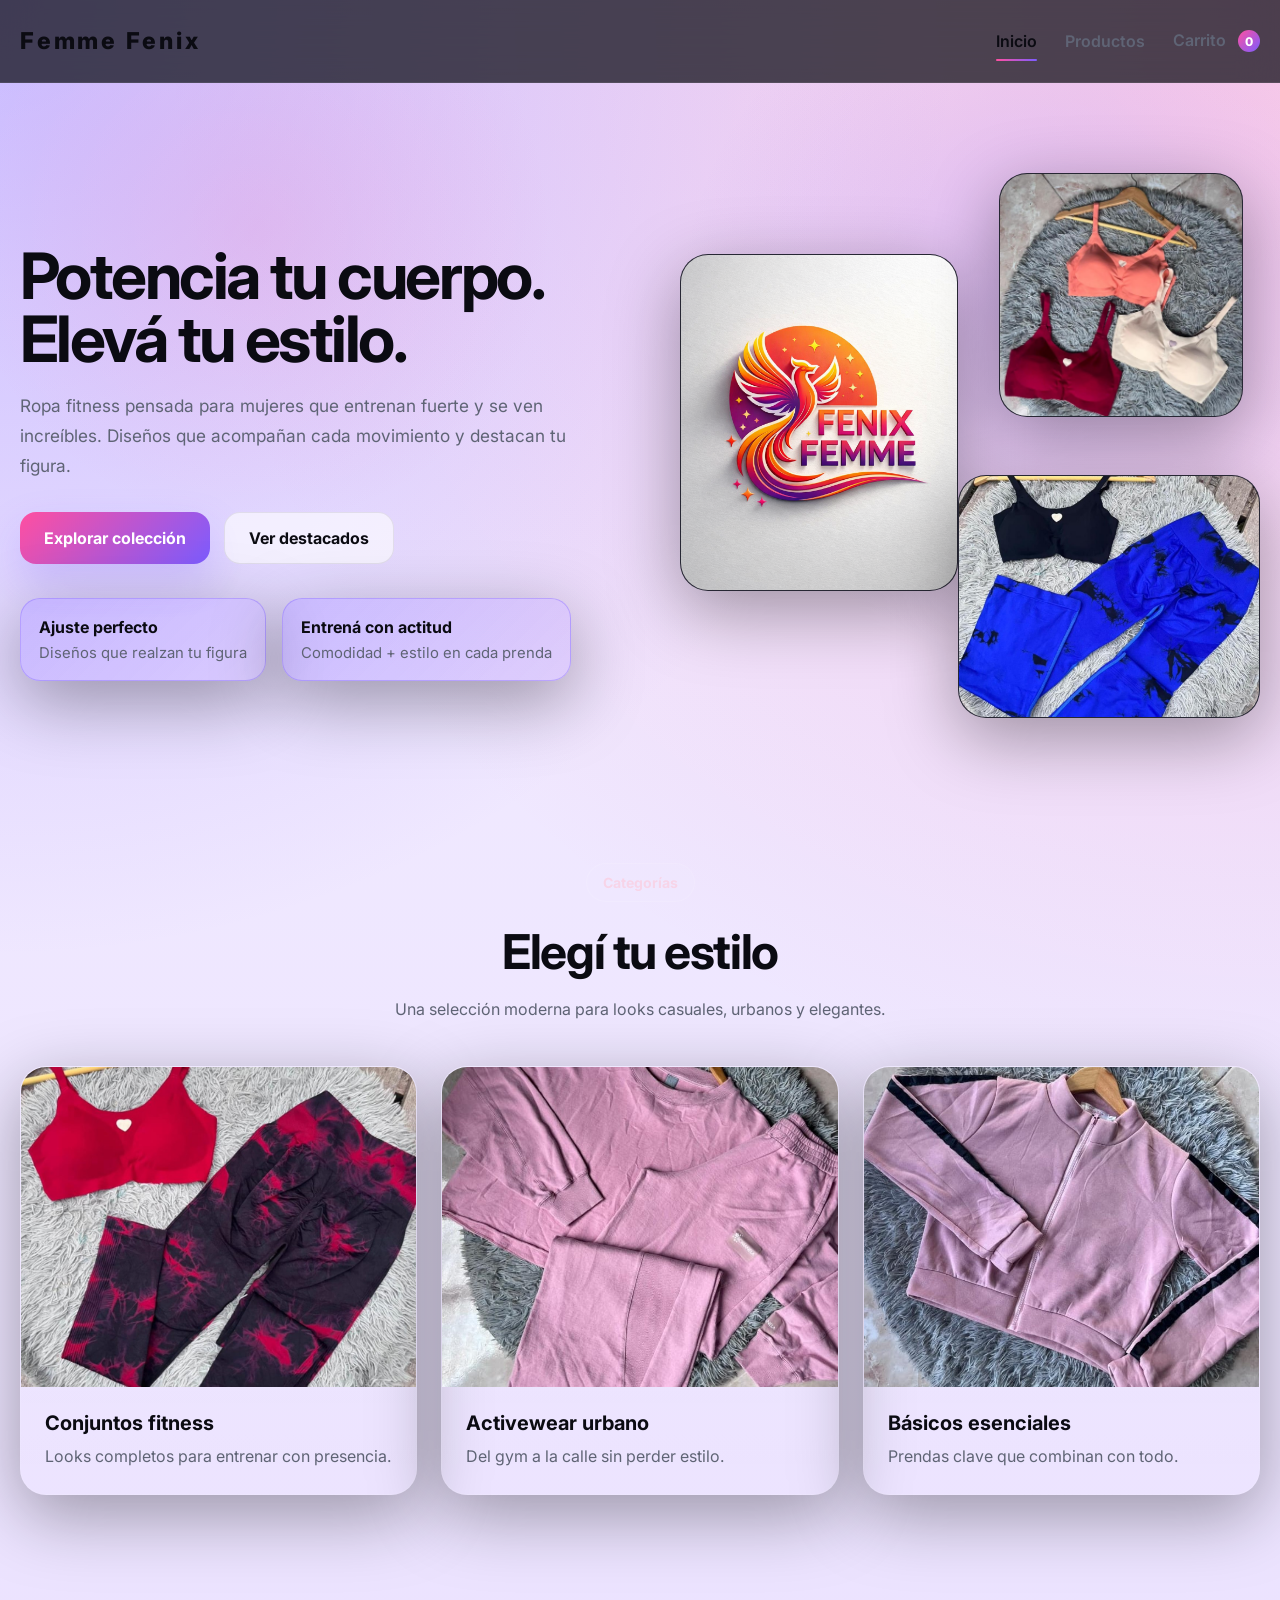
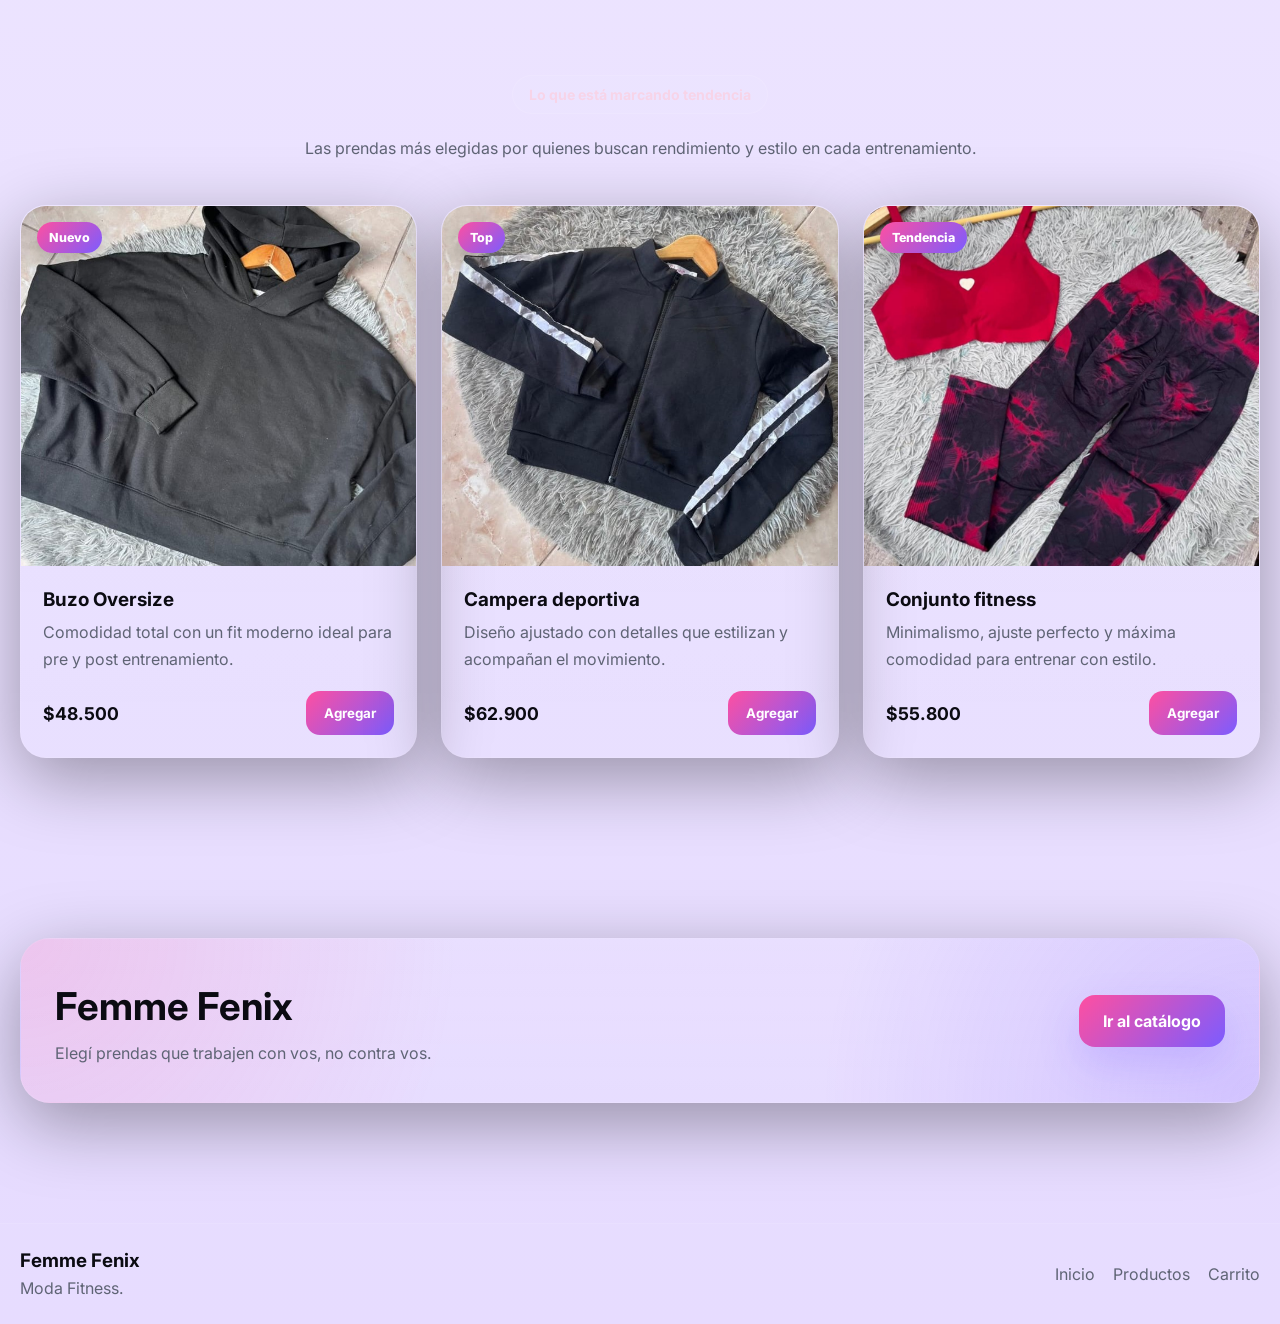
<file: index.html>
<!DOCTYPE html>
<html lang="es">
<head>
  <meta charset="UTF-8" />
  <meta name="viewport" content="width=device-width, initial-scale=1.0" />
  <title>Femme Fenix | Moda Fitness</title>
  <link rel="preconnect" href="https://fonts.googleapis.com">
  <link rel="preconnect" href="https://fonts.gstatic.com" crossorigin>
  <link href="https://fonts.googleapis.com/css2?family=Inter:wght@400;500;600;700;800&display=swap" rel="stylesheet">
  <link rel="stylesheet" href="styles.css" />
</head>
<body>
  <header class="site-header">
    <div class="container nav-wrap">
      <a href="index.html" class="logo">Femme Fenix</a>

      <nav class="nav-links">
        <a href="index.html" class="active">Inicio</a>
        <a href="productos.html">Productos</a>
        <a href="carrito.html">Carrito <span class="cart-count" id="cart-count">0</span></a>
      </nav>

      <button class="menu-toggle" id="menu-toggle" aria-label="Abrir menú">☰</button>
    </div>

    <div class="mobile-menu" id="mobile-menu">
      <a href="index.html" class="active">Inicio</a>
      <a href="productos.html">Productos</a>
      <a href="carrito.html">Carrito <span class="cart-count" id="cart-count-mobile">0</span></a>
    </div>
  </header>

  <main>
    <section class="hero">
      <div class="hero-overlay"></div>
      <div class="container hero-grid">
        <div class="hero-copy reveal">
          <h1>Potencia tu cuerpo. Elevá tu estilo.</h1>
          <p>
            Ropa fitness pensada para mujeres que entrenan fuerte y se ven increíbles. Diseños que acompañan cada movimiento y destacan tu figura.
          </p>

          <div class="hero-actions">
            <a href="productos.html" class="btn btn-primary">Explorar colección</a>
            <a href="#destacados" class="btn btn-secondary">Ver destacados</a>
          </div>

          <div class="hero-badges">
            <div class="badge-card">
              <strong>Ajuste perfecto</strong>
              <span>Diseños que realzan tu figura</span>
            </div>  
            <div class="badge-card">
              <strong>Entrená con actitud</strong>
              <span>Comodidad + estilo en cada prenda</span>
            </div>
          </div>
        </div>

        <div class="hero-visual reveal delay-1">
          <div class="hero-card floating-card one">
            <img src="img/logo2.png" alt="Moda femenina moderna">
          </div>
          <div class="hero-card floating-card two">
            <img src="img/index1.jpeg" alt="Outfit elegante">
          </div>
          <div class="hero-card floating-card three">
            <img src="img/index2.jpeg" alt="Colección urbana">
          </div>
        </div>
      </div>
    </section>

    <section class="section categories-section">
      <div class="container">
        <div class="section-head reveal">
          <span class="section-tag">Categorías</span>
          <h2>Elegí tu estilo</h2>
          <p>Una selección moderna para looks casuales, urbanos y elegantes.</p>
        </div>

        <div class="category-grid">
          <article class="category-card reveal">
            <img src="img/index3.jpeg" alt="Vestidos">
            <div class="category-content">
              <h3>Conjuntos fitness</h3>
              <p>Looks completos para entrenar con presencia.</p>
            </div>
          </article>

          <article class="category-card reveal delay-1">
            <img src="img/index4.jpeg" alt="Urban style">
            <div class="category-content">
              <h3>Activewear urbano</h3>
              <p>Del gym a la calle sin perder estilo.</p>
            </div>
          </article>

          <article class="category-card reveal delay-2">
            <img src="img/index5.jpeg" alt="Básicos premium">
            <div class="category-content">
              <h3>Básicos esenciales</h3>
              <p>Prendas clave que combinan con todo.</p>
            </div>
          </article>
        </div>
      </div>
    </section>

    <section class="section featured-section" id="destacados">
      <div class="container">
        <div class="section-head reveal">
          <span class="section-tag">Lo que está marcando tendencia</span>
          <p>Las prendas más elegidas por quienes buscan rendimiento y estilo en cada entrenamiento.</p>
        </div>

        <div class="product-grid">
          <article class="product-card reveal">
            <div class="product-image">
              <img src="img/index6.jpeg" alt="Blazer Oversize">
              <span class="product-pill">Nuevo</span>
            </div>
            <div class="product-body">
              <h3>Buzo Oversize</h3>
              <p>Comodidad total con un fit moderno ideal para pre y post entrenamiento.</p>
              <div class="product-foot">
                <strong>$48.500</strong>
                <button class="btn-add"
                  data-id="1"
                  data-name="Blazer Oversize"
                  data-price="48500"
                  data-image="https://images.unsplash.com/photo-1529139574466-a303027c1d8b?auto=format&fit=crop&w=900&q=80">
                  Agregar
                </button>
              </div>
            </div>
          </article>

          <article class="product-card reveal delay-1">
            <div class="product-image">
              <img src="img/index7.jpeg" alt="Campera Urban Black">
              <span class="product-pill">Top</span>
            </div>
            <div class="product-body">
              <h3>Campera deportiva </h3>
              <p>Diseño ajustado con detalles que estilizan y acompañan el movimiento.</p>
              <div class="product-foot">
                <strong>$62.900</strong>
                <button class="btn-add"
                  data-id="2"
                  data-name="Campera Urban Black"
                  data-price="62900"
                  data-image="https://images.unsplash.com/photo-1483985988355-763728e1935b?auto=format&fit=crop&w=900&q=80">
                  Agregar
                </button>
              </div>
            </div>
          </article>

          <article class="product-card reveal delay-2">
            <div class="product-image">
              <img src="img/index3.jpeg" alt="Conjunto Beige Chic">
              <span class="product-pill">Tendencia</span>
            </div>
            <div class="product-body">
              <h3>Conjunto fitness</h3>
              <p>Minimalismo, ajuste perfecto y máxima comodidad para entrenar con estilo.</p>
              <div class="product-foot">
                <strong>$55.800</strong>
                <button class="btn-add"
                  data-id="3"
                  data-name="Conjunto Beige Chic"
                  data-price="55800"
                  data-image="https://images.unsplash.com/photo-1515886657613-9f3515b0c78f?auto=format&fit=crop&w=900&q=80">
                  Agregar
                </button>
              </div>
            </div>
          </article>
        </div>
      </div>
    </section>

    <section class="section promo-section">
      <div class="container">
        <div class="promo-box reveal">
          <div>
            <h2>Femme Fenix</h2>
            <p>
              Elegí prendas que trabajen con vos, no contra vos.
            </p>
          </div>
          <a href="productos.html" class="btn btn-primary">Ir al catálogo</a>
        </div>
      </div>
    </section>
  </main>

  <footer class="site-footer">
    <div class="container footer-wrap">
      <div>
        <h3>Femme Fenix</h3>
        <p>Moda Fitness.</p>
      </div>

      <div class="footer-links">
        <a href="index.html">Inicio</a>
        <a href="productos.html">Productos</a>
        <a href="carrito.html">Carrito</a>
      </div>
    </div>
  </footer>

  <script src="script.js"></script>
</body>
</html>
</file>
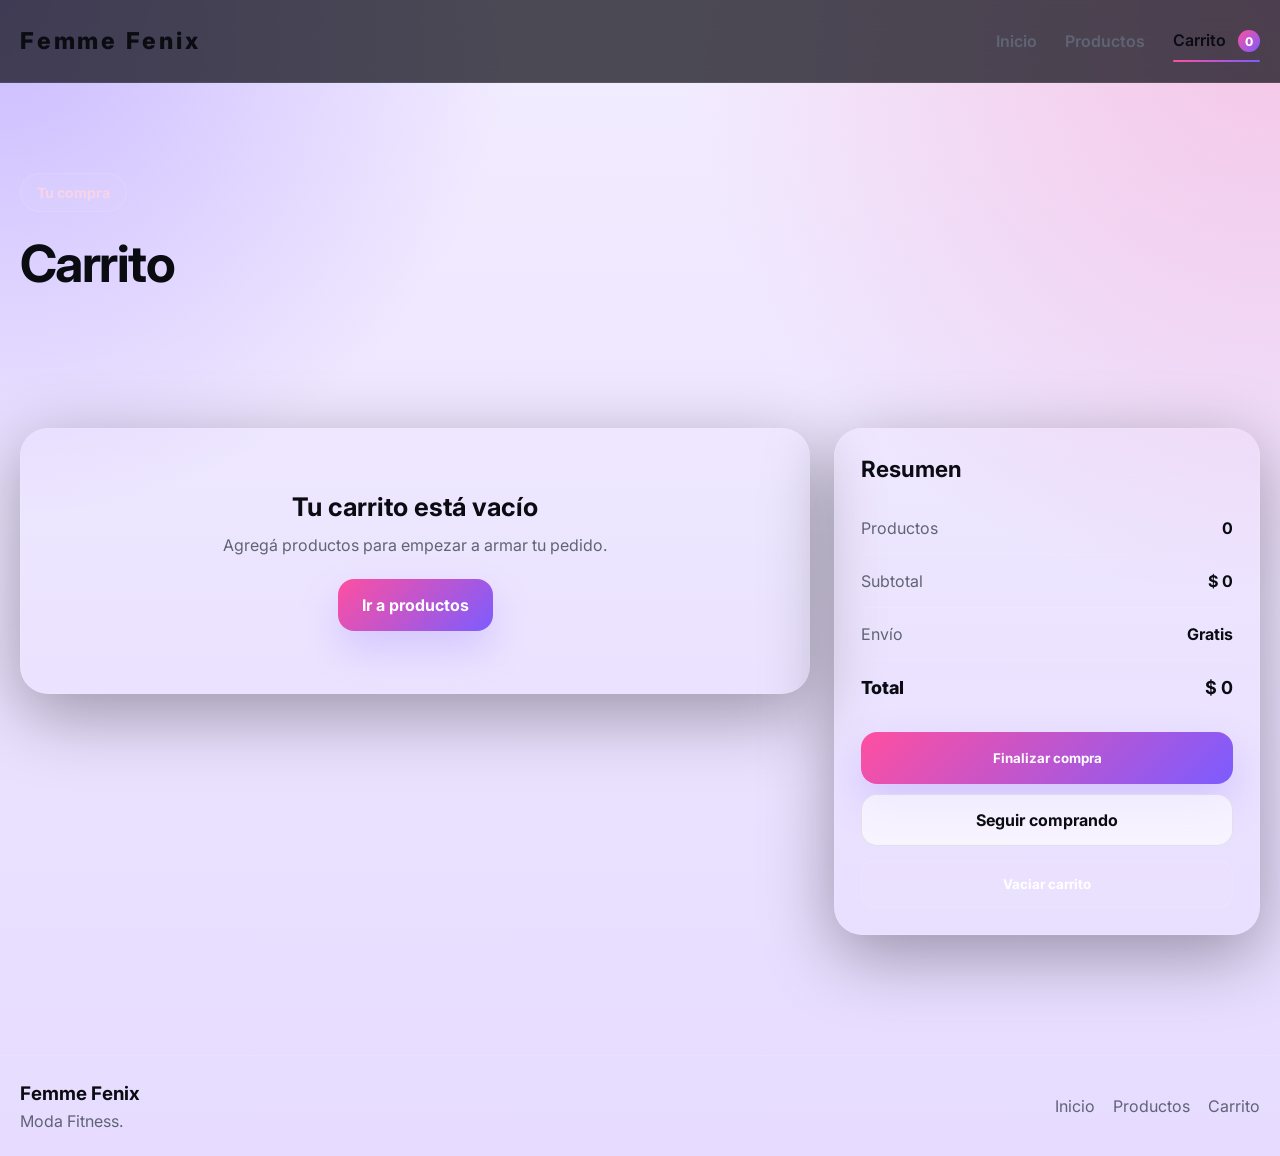
<file: carrito.html>
<!DOCTYPE html>
<html lang="es">
<head>
  <meta charset="UTF-8" />
  <meta name="viewport" content="width=device-width, initial-scale=1.0" />
  <title>Femme Fenix | Carrito</title>
  <link rel="preconnect" href="https://fonts.googleapis.com">
  <link rel="preconnect" href="https://fonts.gstatic.com" crossorigin>
  <link href="https://fonts.googleapis.com/css2?family=Inter:wght@400;500;600;700;800&display=swap" rel="stylesheet">
  <link rel="stylesheet" href="styles.css" />
</head>
<body>
  <header class="site-header">
    <div class="container nav-wrap">
      <a href="index.html" class="logo">Femme Fenix</a>

      <nav class="nav-links">
        <a href="index.html">Inicio</a>
        <a href="productos.html">Productos</a>
        <a href="carrito.html" class="active">Carrito <span class="cart-count" id="cart-count">0</span></a>
      </nav>

      <button class="menu-toggle" id="menu-toggle" aria-label="Abrir menú">☰</button>
    </div>

    <div class="mobile-menu" id="mobile-menu">
      <a href="index.html">Inicio</a>
      <a href="productos.html">Productos</a>
      <a href="carrito.html" class="active">Carrito <span class="cart-count" id="cart-count-mobile">0</span></a>
    </div>
  </header>

  <main class="page-main">
    <section class="page-hero small-hero">
      <div class="container reveal">
        <span class="section-tag">Tu compra</span>
        <h1>Carrito</h1>
      </div>
    </section>

    <section class="section">
      <div class="container cart-layout">
        <div class="cart-items reveal">
          <div id="cart-items-container"></div>
        </div>

        <aside class="cart-summary reveal delay-1">
          <h3>Resumen</h3>

          <div class="summary-line">
            <span>Productos</span>
            <strong id="summary-products">0</strong>
          </div>

          <div class="summary-line">
            <span>Subtotal</span>
            <strong id="summary-subtotal">$0</strong>
          </div>

          <div class="summary-line">
            <span>Envío</span>
            <strong id="summary-shipping">Gratis</strong>
          </div>

          <div class="summary-total">
            <span>Total</span>
            <strong id="summary-total">$0</strong>
          </div>

          <button class="btn btn-primary btn-full">Finalizar compra</button>
          <a href="productos.html" class="btn btn-secondary btn-full">Seguir comprando</a>
          <button class="clear-cart-btn" id="clear-cart-btn">Vaciar carrito</button>
        </aside>
      </div>
    </section>
  </main>

  <footer class="site-footer">
    <div class="container footer-wrap">
      <div>
        <h3>Femme Fenix</h3>
        <p>Moda Fitness.</p>
      </div>

      <div class="footer-links">
        <a href="index.html">Inicio</a>
        <a href="productos.html">Productos</a>
        <a href="carrito.html">Carrito</a>
      </div>
    </div>
  </footer>

  <script src="script.js"></script>
</body>
</html>
</file>
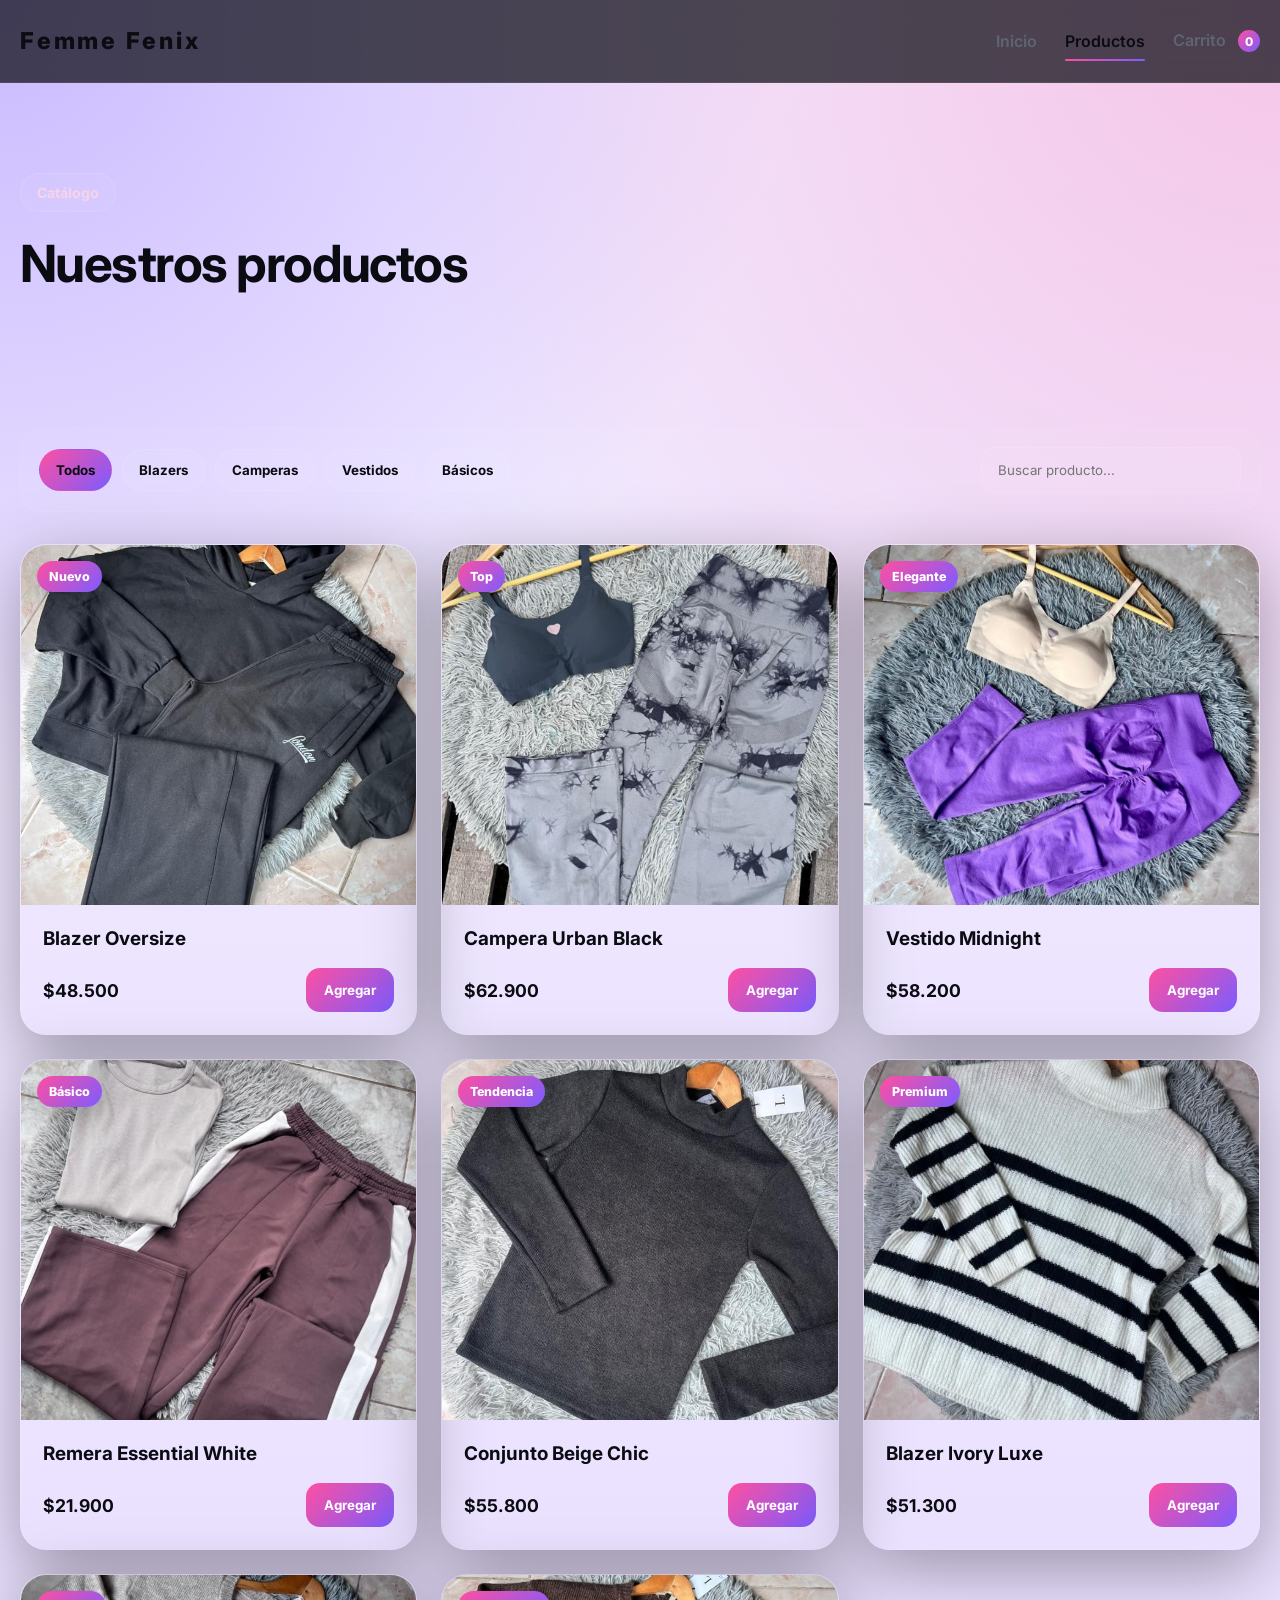
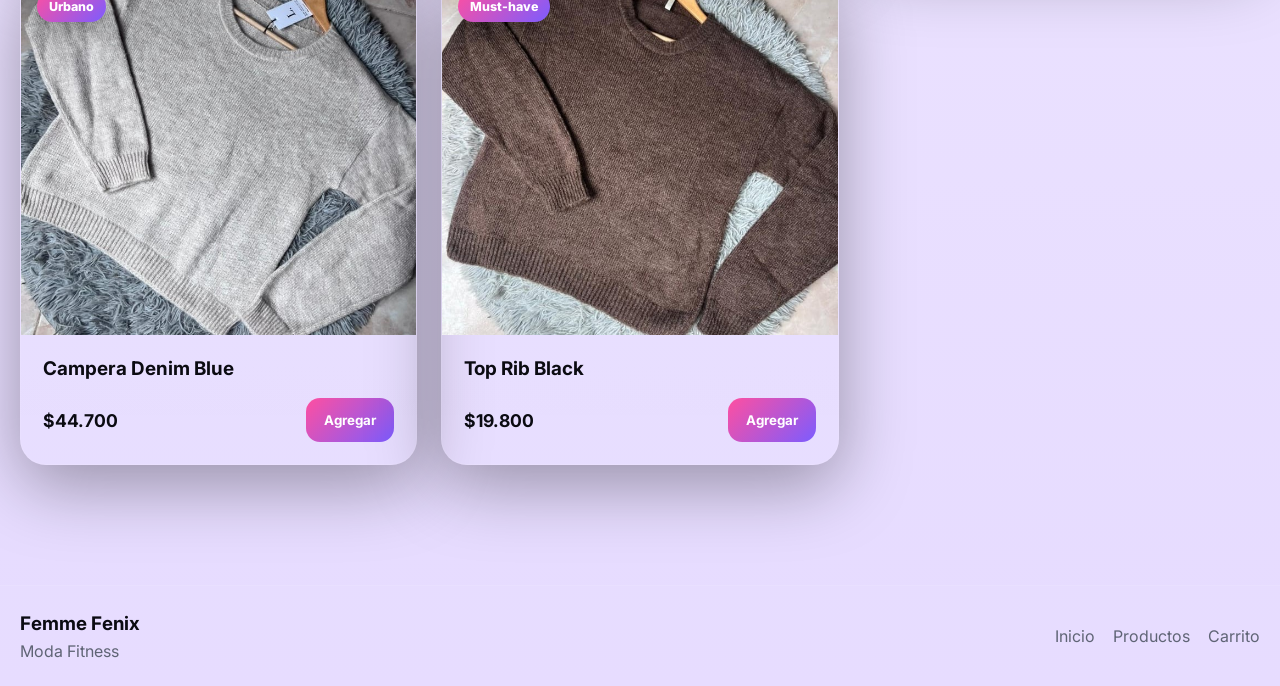
<file: productos.html>
<!DOCTYPE html>
<html lang="es">
<head>
  <meta charset="UTF-8" />
  <meta name="viewport" content="width=device-width, initial-scale=1.0" />
  <title>Femme Fenix | Productos</title>
  <link rel="preconnect" href="https://fonts.googleapis.com">
  <link rel="preconnect" href="https://fonts.gstatic.com" crossorigin>
  <link href="https://fonts.googleapis.com/css2?family=Inter:wght@400;500;600;700;800&display=swap" rel="stylesheet">
  <link rel="stylesheet" href="styles.css" />
</head>
<body>
  <header class="site-header">
    <div class="container nav-wrap">
      <a href="index.html" class="logo">Femme Fenix</a>

      <nav class="nav-links">
        <a href="index.html">Inicio</a>
        <a href="productos.html" class="active">Productos</a>
        <a href="carrito.html">Carrito <span class="cart-count" id="cart-count">0</span></a>
      </nav>

      <button class="menu-toggle" id="menu-toggle" aria-label="Abrir menú">☰</button>
    </div>

    <div class="mobile-menu" id="mobile-menu">
      <a href="index.html">Inicio</a>
      <a href="productos.html" class="active">Productos</a>
      <a href="carrito.html">Carrito <span class="cart-count" id="cart-count-mobile">0</span></a>
    </div>
  </header>

  <main class="page-main">
    <section class="page-hero small-hero">
      <div class="container reveal">
        <span class="section-tag">Catálogo</span>
        <h1>Nuestros productos</h1>
      </div>
    </section>

    <section class="section">
      <div class="container">
        <div class="toolbar reveal">
          <div class="toolbar-left">
            <button class="filter-btn active" data-filter="all">Todos</button>
            <button class="filter-btn" data-filter="blazers">Blazers</button>
            <button class="filter-btn" data-filter="camperas">Camperas</button>
            <button class="filter-btn" data-filter="vestidos">Vestidos</button>
            <button class="filter-btn" data-filter="basicos">Básicos</button>
          </div>

          <div class="toolbar-right">
            <input type="text" id="search-input" placeholder="Buscar producto..." />
          </div>
        </div>

        <div class="product-grid" id="product-list">
          <article class="product-card reveal product-item" data-category="blazers" data-name="Blazer Oversize">
            <div class="product-image">
              <img src="img/1.jpeg" alt="Blazer Oversize">
              <span class="product-pill">Nuevo</span>
            </div>
            <div class="product-body">
              <h3>Blazer Oversize</h3>
              <div class="product-foot">
                <strong>$48.500</strong>
                <button class="btn-add"
                  data-id="1"
                  data-name="Blazer Oversize"
                  data-price="48500"
                  data-image="https://images.unsplash.com/photo-1529139574466-a303027c1d8b?auto=format&fit=crop&w=900&q=80">
                  Agregar
                </button>
              </div>
            </div>
          </article>

          <article class="product-card reveal delay-1 product-item" data-category="camperas" data-name="Campera Urban Black">
            <div class="product-image">
              <img src="img/2.jpeg" alt="Campera Urban Black">
              <span class="product-pill">Top</span>
            </div>
            <div class="product-body">
              <h3>Campera Urban Black</h3>
              <div class="product-foot">
                <strong>$62.900</strong>
                <button class="btn-add"
                  data-id="2"
                  data-name="Campera Urban Black"
                  data-price="62900"
                  data-image="https://images.unsplash.com/photo-1483985988355-763728e1935b?auto=format&fit=crop&w=900&q=80">
                  Agregar
                </button>
              </div>
            </div>
          </article>

          <article class="product-card reveal delay-2 product-item" data-category="vestidos" data-name="Vestido Midnight">
            <div class="product-image">
              <img src="img/3.jpeg" alt="Vestido Midnight">
              <span class="product-pill">Elegante</span>
            </div>
            <div class="product-body">
              <h3>Vestido Midnight</h3>
              <div class="product-foot">
                <strong>$58.200</strong>
                <button class="btn-add"
                  data-id="4"
                  data-name="Vestido Midnight"
                  data-price="58200"
                  data-image="https://images.unsplash.com/photo-1496747611176-843222e1e57c?auto=format&fit=crop&w=900&q=80">
                  Agregar
                </button>
              </div>
            </div>
          </article>

          <article class="product-card reveal product-item" data-category="basicos" data-name="Remera Essential White">
            <div class="product-image">
              <img src="img/4.jpeg" alt="Remera Essential White">
              <span class="product-pill">Básico</span>
            </div>
            <div class="product-body">
              <h3>Remera Essential White</h3>
              <div class="product-foot">
                <strong>$21.900</strong>
                <button class="btn-add"
                  data-id="5"
                  data-name="Remera Essential White"
                  data-price="21900"
                  data-image="https://images.unsplash.com/photo-1521572267360-ee0c2909d518?auto=format&fit=crop&w=900&q=80">
                  Agregar
                </button>
              </div>
            </div>
          </article>

          <article class="product-card reveal delay-1 product-item" data-category="vestidos" data-name="Conjunto Beige Chic">
            <div class="product-image">
              <img src="img/5.jpeg" alt="Conjunto Beige Chic">
              <span class="product-pill">Tendencia</span>
            </div>
            <div class="product-body">
              <h3>Conjunto Beige Chic</h3>
              <div class="product-foot">
                <strong>$55.800</strong>
                <button class="btn-add"
                  data-id="3"
                  data-name="Conjunto Beige Chic"
                  data-price="55800"
                  data-image="https://images.unsplash.com/photo-1515886657613-9f3515b0c78f?auto=format&fit=crop&w=900&q=80">
                  Agregar
                </button>
              </div>
            </div>
          </article>

          <article class="product-card reveal delay-2 product-item" data-category="blazers" data-name="Blazer Ivory Luxe">
            <div class="product-image">
              <img src="img/6.jpeg" alt="Blazer Ivory Luxe">
              <span class="product-pill">Premium</span>
            </div>
            <div class="product-body">
              <h3>Blazer Ivory Luxe</h3>
              <div class="product-foot">
                <strong>$51.300</strong>
                <button class="btn-add"
                  data-id="6"
                  data-name="Blazer Ivory Luxe"
                  data-price="51300"
                  data-image="https://images.unsplash.com/photo-1487412720507-e7ab37603c6f?auto=format&fit=crop&w=900&q=80">
                  Agregar
                </button>
              </div>
            </div>
          </article>

          <article class="product-card reveal product-item" data-category="camperas" data-name="Campera Denim Blue">
            <div class="product-image">
              <img src="img/7.jpeg" alt="Campera Denim Blue">
              <span class="product-pill">Urbano</span>
            </div>
            <div class="product-body">
              <h3>Campera Denim Blue</h3>
              <div class="product-foot">
                <strong>$44.700</strong>
                <button class="btn-add"
                  data-id="7"
                  data-name="Campera Denim Blue"
                  data-price="44700"
                  data-image="https://images.unsplash.com/photo-1542272604-787c3835535d?auto=format&fit=crop&w=900&q=80">
                  Agregar
                </button>
              </div>
            </div>
          </article>

          <article class="product-card reveal delay-1 product-item" data-category="basicos" data-name="Top Rib Black">
            <div class="product-image">
              <img src="img/8.jpeg" alt="Top Rib Black">
              <span class="product-pill">Must-have</span>
            </div>
            <div class="product-body">
              <h3>Top Rib Black</h3>
              <div class="product-foot">
                <strong>$19.800</strong>
                <button class="btn-add"
                  data-id="8"
                  data-name="Top Rib Black"
                  data-price="19800"
                  data-image="https://images.unsplash.com/photo-1483985988355-763728e1935b?auto=format&fit=crop&w=900&q=80">
                  Agregar
                </button>
              </div>
            </div>
          </article>
        </div>
      </div>
    </section>
  </main>

  <footer class="site-footer">
    <div class="container footer-wrap">
      <div>
        <h3>Femme Fenix</h3>
        <p>Moda Fitness</p>
      </div>

      <div class="footer-links">
        <a href="index.html">Inicio</a>
        <a href="productos.html">Productos</a>
        <a href="carrito.html">Carrito</a>
      </div>
    </div>
  </footer>

  <script src="script.js"></script>
</body>
</html>
</file>
<file: styles.css>
:root{
  --bg:#0b0b12;
  --bg-soft:#13131d;
  --panel:#151523;
  --panel-2:#1b1b2b;
  --line:rgba(255,255,255,0.08);
  --line-strong:rgba(255,255,255,0.16);
  --text:#0b0b12;
  --muted:#5f6475;
  --primary:#ff4fa0;
  --primary-2:#7c5cff;
  --accent:#ffffff;
  --success:#39d98a;
  --danger:#ff5d6c;
  --shadow:0 20px 70px rgba(0,0,0,0.35);
  --radius-xl:32px;
  --radius-lg:24px;
  --radius-md:18px;
  --radius-sm:12px;
  --container:1240px;
}

*{
  margin:0;
  padding:0;
  box-sizing:border-box;
}

html{
  scroll-behavior:smooth;
}

body{
  font-family:'Inter', sans-serif;
  background:
    radial-gradient(circle at top left, rgba(124,92,255,0.35), transparent 30%),
    radial-gradient(circle at top right, rgba(255,79,160,0.25), transparent 35%),
    linear-gradient(180deg, #f3edff 0%, #e6dbff 100%);
  color:var(--text);
  min-height:100vh;
}

img{
  max-width:100%;
  display:block;
}

a{
  text-decoration:none;
  color:inherit;
}

button,
input{
  font-family:inherit;
}

.container{
  width:min(var(--container), calc(100% - 32px));
  margin:0 auto;
}

/* HEADER */
.site-header{
  position:sticky;
  top:0;
  z-index:1000;
  backdrop-filter:blur(18px);
  background:rgba(11,11,18,0.72);
  border-bottom:1px solid var(--line);
}

.nav-wrap{
  min-height:82px;
  display:flex;
  align-items:center;
  justify-content:space-between;
  gap:20px;
}

.logo{
  font-size:1.45rem;
  font-weight:800;
  letter-spacing:0.12em;
}

.nav-links{
  display:flex;
  align-items:center;
  gap:28px;
}

.nav-links a{
  position:relative;
  color:var(--muted);
  font-weight:600;
  transition:0.25s ease;
}

.nav-links a:hover,
.nav-links a.active{
  color:var(--text);
}

.nav-links a::after{
  content:"";
  position:absolute;
  left:0;
  bottom:-10px;
  width:0;
  height:2px;
  border-radius:999px;
  background:linear-gradient(90deg, var(--primary), var(--primary-2));
  transition:0.25s ease;
}

.nav-links a:hover::after,
.nav-links a.active::after{
  width:100%;
}

.cart-count{
  display:inline-flex;
  align-items:center;
  justify-content:center;
  min-width:22px;
  height:22px;
  padding:0 6px;
  margin-left:8px;
  border-radius:999px;
  font-size:12px;
  font-weight:800;
  background:linear-gradient(135deg, var(--primary), var(--primary-2));
  color:#fff;
}

.menu-toggle{
  display:none;
  font-size:1.4rem;
  background:none;
  border:none;
  color:#fff;
  cursor:pointer;
}

.mobile-menu{
  display:none;
  flex-direction:column;
  gap:14px;
  padding:0 16px 18px;
  border-top:1px solid var(--line);
}

.mobile-menu a{
  color:var(--muted);
  font-weight:600;
}

.mobile-menu a.active{
  color:var(--text);
}

/* HERO */
.hero{
  position:relative;
  overflow:hidden;
  padding:90px 0 70px;
}

.hero-overlay{
  position:absolute;
  inset:0;
  background:
    radial-gradient(circle at 20% 20%, rgba(255,79,160,0.14), transparent 25%),
    radial-gradient(circle at 80% 30%, rgba(124,92,255,0.20), transparent 30%);
  pointer-events:none;
}

.hero-grid{
  position:relative;
  display:grid;
  grid-template-columns:1.05fr 1fr;
  gap:50px;
  align-items:center;
}

.eyebrow,
.section-tag{
  display:inline-flex;
  align-items:center;
  gap:8px;
  padding:10px 16px;
  border:1px solid rgba(255,255,255,0.10);
  border-radius:999px;
  background:rgba(255,255,255,0.04);
  color:#f7d4e8;
  font-size:0.88rem;
  font-weight:700;
  margin-bottom:20px;
}

.hero-copy h1{
  font-size:clamp(2.6rem, 5vw, 5rem);
  line-height:0.98;
  margin-bottom:20px;
  letter-spacing:-0.04em;
}

.hero-copy p{
  max-width:600px;
  color:var(--muted);
  font-size:1.08rem;
  line-height:1.75;
  margin-bottom:30px;
}

.hero-actions{
  display:flex;
  flex-wrap:wrap;
  gap:14px;
  margin-bottom:34px;
}

.btn{
  display:inline-flex;
  align-items:center;
  justify-content:center;
  min-height:52px;
  padding:0 24px;
  border-radius:16px;
  font-weight:700;
  transition:0.3s ease;
  cursor:pointer;
  border:none;
}

.btn-primary{
  color:#fff;
  background:linear-gradient(135deg, var(--primary), var(--primary-2));
  box-shadow:0 18px 40px rgba(124,92,255,0.22);
}

.btn-primary:hover{
  transform:translateY(-3px);
  filter:brightness(1.07);
}

.btn-secondary{
  color:#0b0b12; /* negro */
  background:rgba(255,255,255,0.6);
  border:1px solid rgba(0,0,0,0.08);
}

.btn-secondary:hover{
  transform:translateY(-3px);
  background:rgba(255,255,255,0.09);
}

.btn-full{
  width:100%;
  margin-top:10px;
}

.hero-badges{
  display:flex;
  flex-wrap:wrap;
  gap:16px;
}

.badge-card{
  min-width:190px;
  padding:18px 18px;
  border-radius:20px;
  background:linear-gradient(135deg, rgba(124,92,255,0.25), rgba(160,120,255,0.18));
  border:1px solid rgba(124,92,255,0.35);
  box-shadow:var(--shadow);
}

.badge-card strong{
  display:block;
  font-size:1rem;
  margin-bottom:5px;
}

.badge-card span{
  color:var(--muted);
  font-size:0.93rem;
}

.hero-visual{
  position:relative;
  min-height:580px;
}

.hero-card{
  position:absolute;
  overflow:hidden;
  border-radius:28px;
  border:1px solid rgba(255,255,255,0.08);
  box-shadow:var(--shadow);
  background:var(--panel);
}

.hero-card img{
  width:100%;
  height:100%;
  object-fit:cover;
}

.hero-card.one{
  width:48%;
  height:58%;
  left:0;
  top:14%;
}

.hero-card.two{
  width:42%;
  height:42%;
  right:3%;
  top:0;
}

.hero-card.three{
  width:52%;
  height:42%;
  right:0;
  bottom:6%;
}

.floating-card{
  animation:floatY 5s ease-in-out infinite;
}

.floating-card.two{
  animation-delay:1s;
}

.floating-card.three{
  animation-delay:2s;
}

@keyframes floatY{
  0%, 100%{ transform:translateY(0); }
  50%{ transform:translateY(-10px); }
}

/* GENERAL SECTIONS */
.section{
  padding:90px 0;
}

.section-head{
  max-width:720px;
  margin:0 auto 42px;
  text-align:center;
}

.section-head h2{
  font-size:clamp(2rem, 4vw, 3rem);
  margin-bottom:14px;
  letter-spacing:-0.03em;
}

.section-head p{
  color:var(--muted);
  line-height:1.8;
}

.categories-section{
  padding-top:40px;
}

.category-grid{
  display:grid;
  grid-template-columns:repeat(3, 1fr);
  gap:24px;
}

.category-card{
  overflow:hidden;
  border-radius:26px;
  background:linear-gradient(180deg, rgba(255,255,255,0.05), rgba(255,255,255,0.025));
  border:1px solid rgba(255,255,255,0.07);
  transition:0.35s ease;
  box-shadow:var(--shadow);
}

.category-card:hover{
  transform:translateY(-8px);
  border-color:rgba(255,255,255,0.14);
}

.category-card img{
  width:100%;
  height:320px;
  object-fit:cover;
}

.category-content{
  padding:24px;
}

.category-content h3{
  font-size:1.25rem;
  margin-bottom:8px;
}

.category-content p{
  color:var(--muted);
  line-height:1.7;
}

.product-grid{
  display:grid;
  grid-template-columns:repeat(3, 1fr);
  gap:24px;
}

.product-card{
  overflow:hidden;
  border-radius:26px;
  background:linear-gradient(180deg, rgba(255,255,255,0.05), rgba(255,255,255,0.03));
  border:1px solid rgba(255,255,255,0.08);
  box-shadow:var(--shadow);
  transition:0.35s ease;
}

.product-card:hover{
  transform:translateY(-8px);
  border-color:rgba(255,255,255,0.14);
}

.product-image{
  position:relative;
  overflow:hidden;
  height:360px;
}

.product-image img{
  width:100%;
  height:100%;
  object-fit:cover;
  transition:0.45s ease;
}

.product-card:hover .product-image img{
  transform:scale(1.06);
}

.product-pill{
  position:absolute;
  top:16px;
  left:16px;
  padding:8px 12px;
  border-radius:999px;
  font-size:0.78rem;
  font-weight:800;
  color:#fff;
  background:linear-gradient(135deg, var(--primary), var(--primary-2));
  box-shadow:0 10px 24px rgba(0,0,0,0.25);
}

.product-body{
  padding:22px;
}

.product-body h3{
  font-size:1.18rem;
  margin-bottom:8px;
}

.product-body p{
  color:var(--muted);
  line-height:1.7;
  min-height:54px;
}

.product-foot{
  display:flex;
  align-items:center;
  justify-content:space-between;
  gap:14px;
  margin-top:18px;
}

.product-foot strong{
  font-size:1.1rem;
}

.btn-add{
  min-height:44px;
  padding:0 18px;
  border:none;
  border-radius:14px;
  cursor:pointer;
  font-weight:700;
  color:#fff;
  background:linear-gradient(135deg, var(--primary), var(--primary-2));
  transition:0.3s ease;
}

.btn-add:hover{
  transform:translateY(-2px);
  filter:brightness(1.07);
}

.promo-box{
  display:flex;
  align-items:center;
  justify-content:space-between;
  gap:24px;
  padding:34px;
  border-radius:30px;
  background:
    radial-gradient(circle at left top, rgba(255,79,160,0.18), transparent 35%),
    radial-gradient(circle at right bottom, rgba(124,92,255,0.20), transparent 35%),
    linear-gradient(180deg, rgba(255,255,255,0.06), rgba(255,255,255,0.03));
  border:1px solid rgba(255,255,255,0.08);
  box-shadow:var(--shadow);
}

.promo-box h2{
  font-size:clamp(1.8rem, 3vw, 2.6rem);
  margin:10px 0 10px;
}

.promo-box p{
  color:var(--muted);
  line-height:1.8;
  max-width:720px;
}

/* PAGE HERO */
.page-main{
  min-height:70vh;
}

.page-hero{
  padding:90px 0 30px;
}

.small-hero h1{
  font-size:clamp(2.4rem, 4vw, 4rem);
  margin-bottom:14px;
  letter-spacing:-0.03em;
}

.small-hero p{
  color:var(--muted);
  max-width:700px;
  line-height:1.8;
}

/* TOOLBAR */
.toolbar{
  display:flex;
  justify-content:space-between;
  align-items:center;
  gap:18px;
  margin-bottom:32px;
  padding:18px;
  border-radius:22px;
  background:rgba(255,255,255,0.04);
  border:1px solid rgba(255,255,255,0.07);
}

.toolbar-left{
  display:flex;
  flex-wrap:wrap;
  gap:10px;
}

.filter-btn{
  min-height:42px;
  padding:0 16px;
  border-radius:999px;
  border:1px solid rgba(255,255,255,0.10);
  background:rgba(255,255,255,0.04);
  color:var(--text);
  cursor:pointer;
  font-weight:700;
  transition:0.25s ease;
}

.filter-btn.active,
.filter-btn:hover{
  background:linear-gradient(135deg, var(--primary), var(--primary-2));
  border-color:transparent;
}

.toolbar-right input{
  width:260px;
  max-width:100%;
  min-height:46px;
  padding:0 16px;
  border-radius:14px;
  border:1px solid rgba(255,255,255,0.10);
  background:rgba(255,255,255,0.04);
  color:#fff;
  outline:none;
}

/* CART */
.cart-layout{
  display:grid;
  grid-template-columns:1.3fr 0.7fr;
  gap:24px;
  align-items:start;
}

.cart-items,
.cart-summary{
  border-radius:28px;
  background:linear-gradient(180deg, rgba(255,255,255,0.05), rgba(255,255,255,0.03));
  border:1px solid rgba(255,255,255,0.08);
  box-shadow:var(--shadow);
}

.cart-items{
  padding:22px;
}

.cart-summary{
  padding:26px;
  position:sticky;
  top:110px;
}

.cart-summary h3{
  font-size:1.4rem;
  margin-bottom:20px;
}

.summary-line,
.summary-total{
  display:flex;
  align-items:center;
  justify-content:space-between;
  gap:16px;
  padding:16px 0;
  border-bottom:1px solid rgba(255,255,255,0.08);
}

.summary-line span{
  color:var(--muted);
}

.summary-total{
  font-size:1.12rem;
  font-weight:800;
  border-bottom:none;
  padding-bottom:24px;
}

.clear-cart-btn{
  width:100%;
  margin-top:14px;
  min-height:48px;
  border:none;
  border-radius:14px;
  cursor:pointer;
  font-weight:700;
  color:#fff;
  background:rgba(255,255,255,0.06);
  border:1px solid rgba(255,255,255,0.08);
}

.cart-item{
  display:grid;
  grid-template-columns:110px 1fr auto;
  gap:18px;
  align-items:center;
  padding:18px;
  border-radius:20px;
  background:rgba(255,255,255,0.03);
  border:1px solid rgba(255,255,255,0.06);
}

.cart-item + .cart-item{
  margin-top:16px;
}

.cart-item-image{
  width:110px;
  height:110px;
  border-radius:18px;
  overflow:hidden;
}

.cart-item-image img{
  width:100%;
  height:100%;
  object-fit:cover;
}

.cart-item-info h4{
  font-size:1.08rem;
  margin-bottom:8px;
}

.cart-item-info p{
  color:var(--muted);
  margin-bottom:12px;
}

.cart-item-controls{
  display:flex;
  align-items:center;
  gap:10px;
  flex-wrap:wrap;
}

.qty-btn{
  width:36px;
  height:36px;
  border-radius:12px;
  border:none;
  cursor:pointer;
  font-weight:800;
  color:#fff;
  background:rgba(255,255,255,0.08);
}

.qty-number{
  min-width:28px;
  text-align:center;
  font-weight:700;
}

.remove-btn{
  min-height:38px;
  padding:0 14px;
  border:none;
  border-radius:12px;
  cursor:pointer;
  color:#fff;
  background:rgba(255,93,108,0.18);
  border:1px solid rgba(255,93,108,0.24);
}

.cart-item-price{
  font-size:1.15rem;
  font-weight:800;
}

.empty-cart{
  text-align:center;
  padding:40px 20px;
}

.empty-cart h3{
  margin-bottom:10px;
  font-size:1.6rem;
}

.empty-cart p{
  color:var(--muted);
  margin-bottom:20px;
  line-height:1.7;
}

/* FOOTER */
.site-footer{
  margin-top:30px;
  border-top:1px solid var(--line);
  background:rgba(255,255,255,0.02);
}

.footer-wrap{
  min-height:100px;
  display:flex;
  align-items:center;
  justify-content:space-between;
  gap:20px;
  padding:22px 0;
}

.footer-wrap p{
  color:var(--muted);
  margin-top:6px;
}

.footer-links{
  display:flex;
  gap:18px;
  flex-wrap:wrap;
  color:var(--muted);
}

/* ANIMATIONS */
.reveal{
  opacity:0;
  transform:translateY(28px);
  animation:revealUp 0.8s ease forwards;
}

.delay-1{
  animation-delay:0.15s;
}

.delay-2{
  animation-delay:0.3s;
}

@keyframes revealUp{
  to{
    opacity:1;
    transform:translateY(0);
  }
}

/* RESPONSIVE */
@media (max-width: 1100px){
  .hero-grid,
  .cart-layout{
    grid-template-columns:1fr;
  }

  .hero-visual{
    min-height:520px;
  }

  .product-grid,
  .category-grid{
    grid-template-columns:repeat(2, 1fr);
  }

  .promo-box{
    flex-direction:column;
    align-items:flex-start;
  }
}

@media (max-width: 760px){
  .nav-links{
    display:none;
  }

  .menu-toggle{
    display:block;
  }

  .mobile-menu.show{
    display:flex;
  }

  .hero{
    padding-top:60px;
  }

  .hero-copy h1{
    font-size:2.4rem;
  }

  .hero-badges{
    flex-direction:column;
  }

  .hero-visual{
    min-height:420px;
  }

  .hero-card.one{
    width:52%;
    height:52%;
  }

  .hero-card.two{
    width:44%;
    height:34%;
  }

  .hero-card.three{
    width:54%;
    height:34%;
  }

  .product-grid,
  .category-grid{
    grid-template-columns:1fr;
  }

  .toolbar{
    flex-direction:column;
    align-items:stretch;
  }

  .toolbar-right input{
    width:100%;
  }

  .cart-item{
    grid-template-columns:1fr;
  }

  .cart-item-image{
    width:100%;
    height:260px;
  }

  .cart-item-price{
    text-align:left;
  }

  .footer-wrap{
    flex-direction:column;
    align-items:flex-start;
  }
}
</file>
